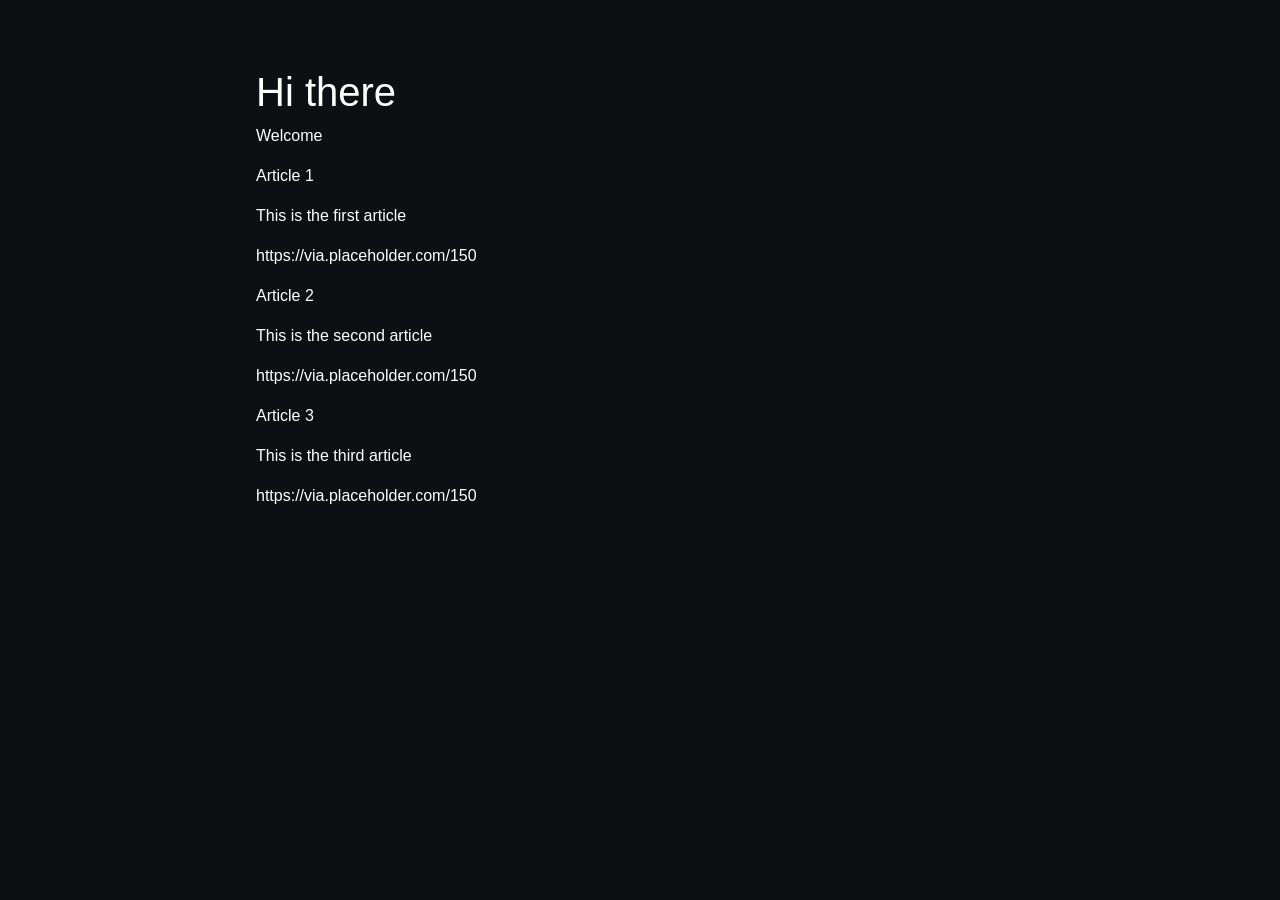
<file: index.html>
<!doctype html>
<html lang="en" data-critters-container>
<head>
  <meta charset="utf-8">
  <title>Welcome to my block</title>
  <base href="/">
  <meta name="viewport" content="width=device-width, initial-scale=1">
  <link rel="icon" type="image/x-icon" href="favicon.ico">
  <link rel="stylesheet" href="https://cdn.jsdelivr.net/npm/bootstrap@5.3.2/dist/css/bootstrap.min.css" integrity="sha384-T3c6CoIi6uLrA9TneNEoa7RxnatzjcDSCmG1MXxSR1GAsXEV/Dwwykc2MPK8M2HN" crossorigin="anonymous">
<style>@tailwind base;@tailwind components;@tailwind utilities;*{font-family:Roboto,sans-serif;margin:0;padding:0;box-sizing:border-box}body{background-color:#0e0f12;color:#fff}</style><link rel="stylesheet" href="styles.589c55cd78edf52b.css" media="print" onload="this.media='all'"><noscript><link rel="stylesheet" href="styles.589c55cd78edf52b.css"></noscript></head>
<body>
  <app-root></app-root>
<script src="runtime.c90d6ca6b5270400.js" type="module"></script><script src="polyfills.d61b64142982fce9.js" type="module"></script><script src="main.a294266a4cdaf22d.js" type="module"></script></body>
</html>
</file>
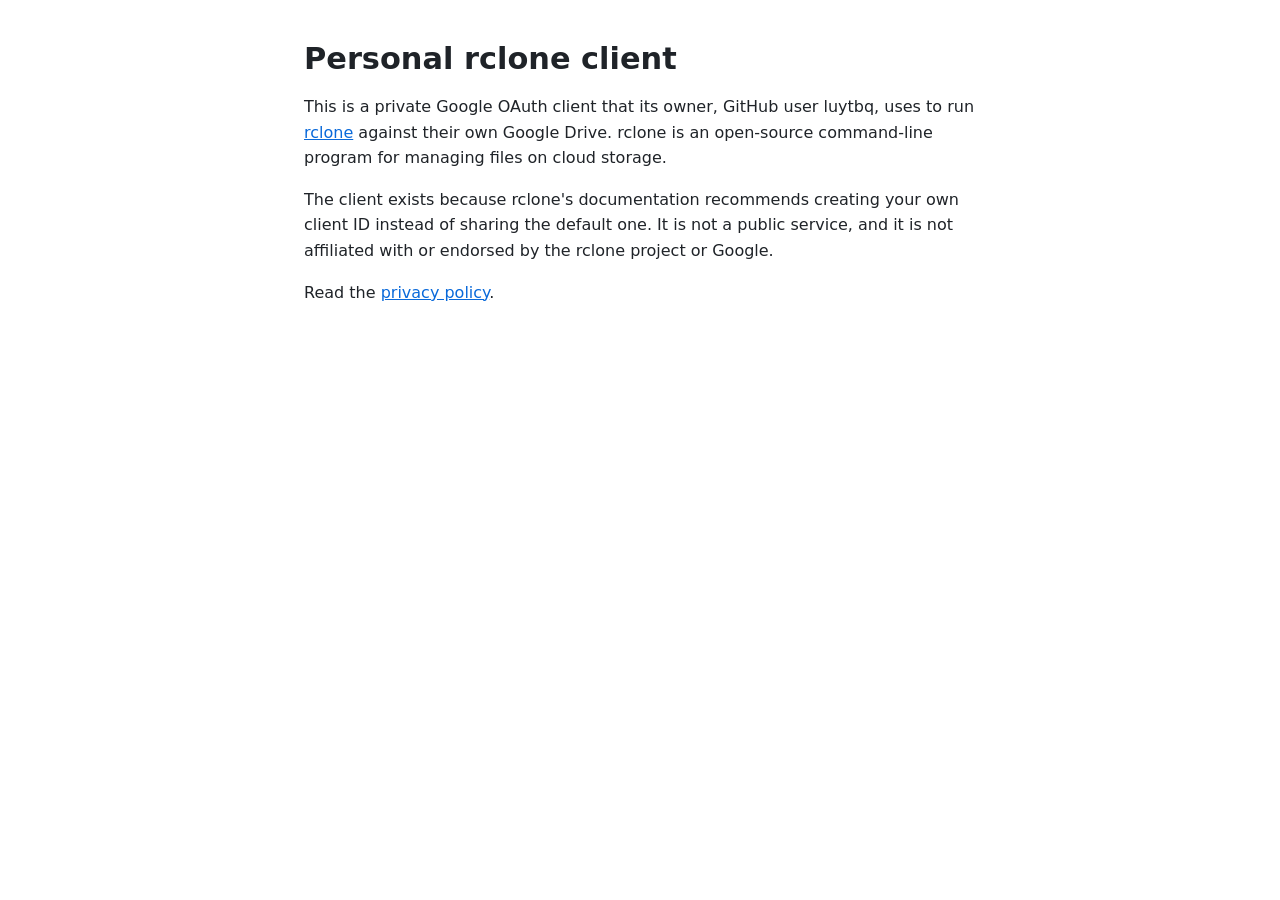
<file: rclone/index.html>
<!doctype html>
<html lang="en">
<head>
  <meta charset="utf-8">
  <meta name="viewport" content="width=device-width, initial-scale=1">
  <title>Personal rclone client</title>
  <link rel="stylesheet" href="style.css">
</head>
<body>
  <main>
    <h1>Personal rclone client</h1>
    <p>This is a private Google OAuth client that its owner, GitHub user luytbq, uses to run <a href="https://rclone.org/">rclone</a> against their own Google Drive. rclone is an open-source command-line program for managing files on cloud storage.</p>
    <p>The client exists because rclone's documentation recommends creating your own client ID instead of sharing the default one. It is not a public service, and it is not affiliated with or endorsed by the rclone project or Google.</p>
    <p>Read the <a href="privacy.html">privacy policy</a>.</p>
  </main>
</body>
</html>
</file>
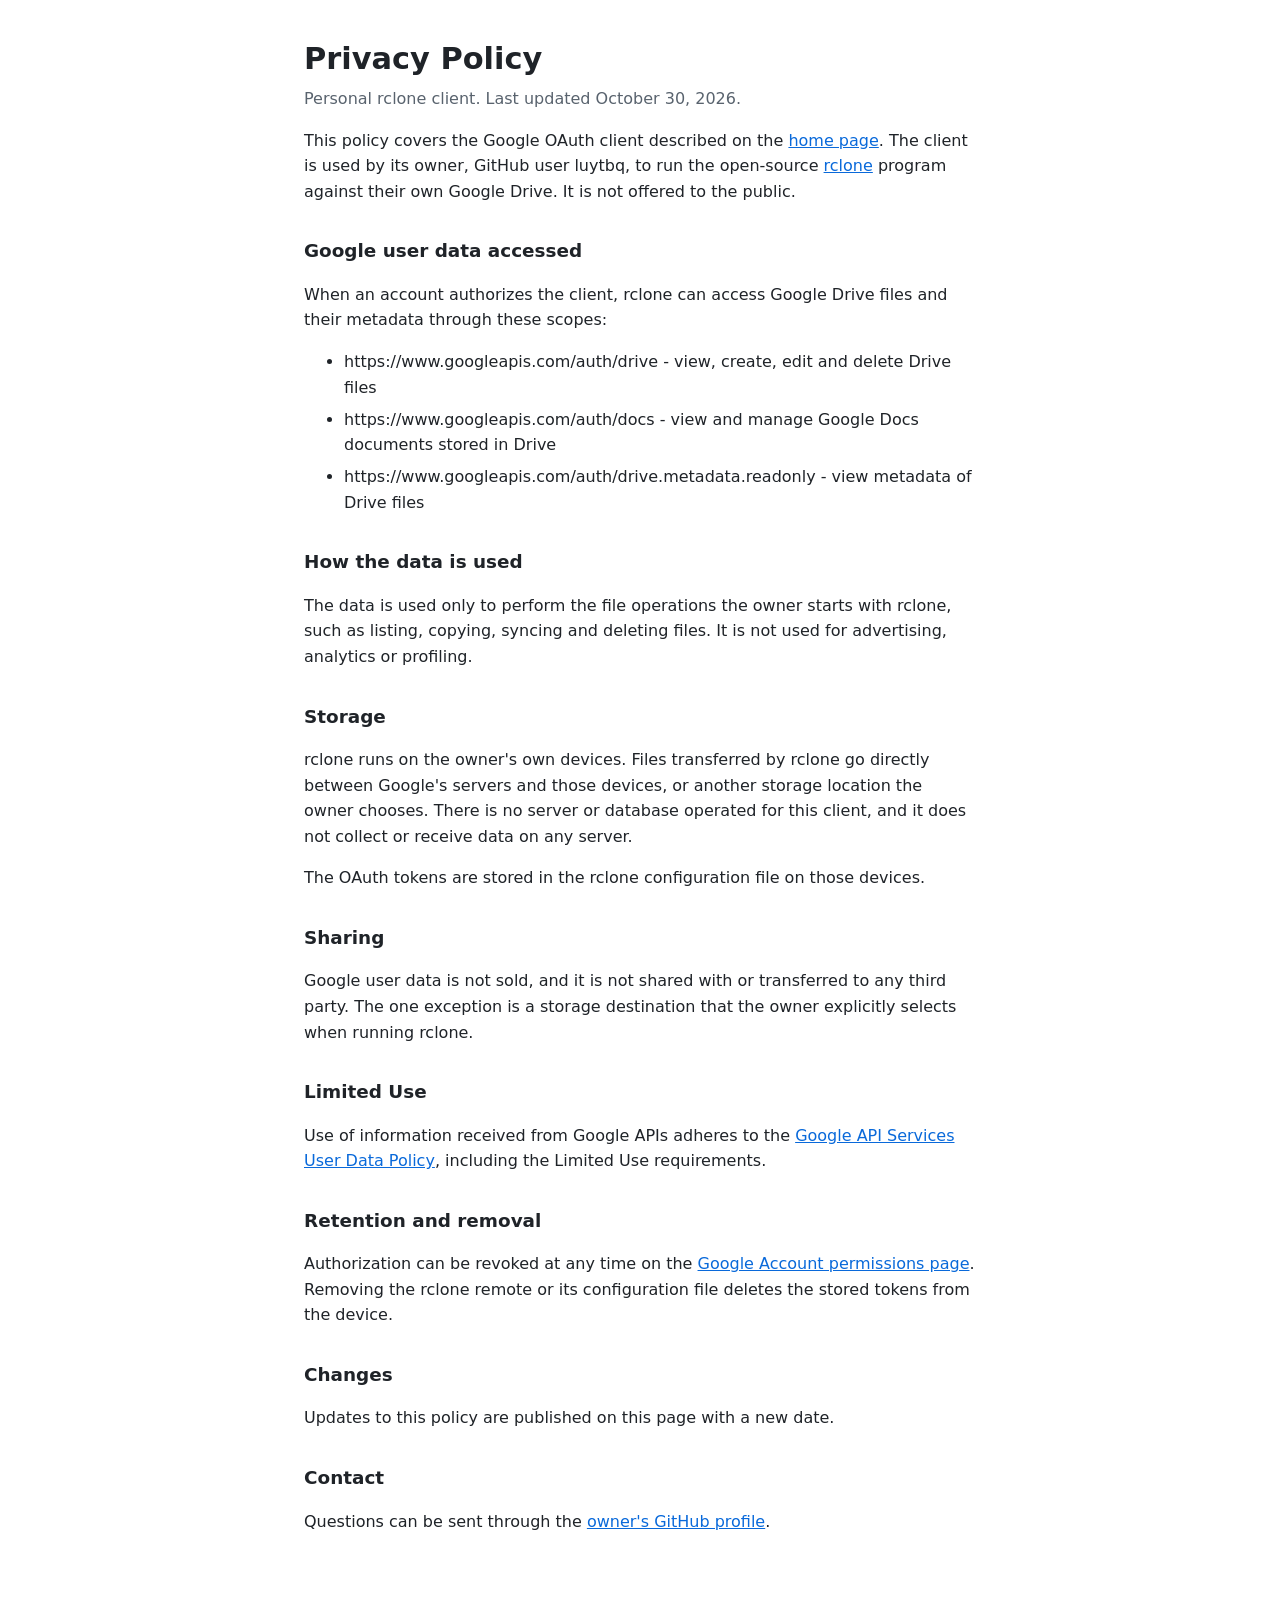
<file: rclone/privacy.html>
<!doctype html>
<html lang="en">
<head>
  <meta charset="utf-8">
  <meta name="viewport" content="width=device-width, initial-scale=1">
  <title>Privacy Policy - Personal rclone client</title>
  <link rel="stylesheet" href="style.css">
</head>
<body>
  <main>
    <h1>Privacy Policy</h1>
    <p class="meta">Personal rclone client. Last updated October 30, 2026.</p>

    <p>This policy covers the Google OAuth client described on the <a href="index.html">home page</a>. The client is used by its owner, GitHub user luytbq, to run the open-source <a href="https://rclone.org/">rclone</a> program against their own Google Drive. It is not offered to the public.</p>

    <h2>Google user data accessed</h2>
    <p>When an account authorizes the client, rclone can access Google Drive files and their metadata through these scopes:</p>
    <ul>
      <li>https://www.googleapis.com/auth/drive - view, create, edit and delete Drive files</li>
      <li>https://www.googleapis.com/auth/docs - view and manage Google Docs documents stored in Drive</li>
      <li>https://www.googleapis.com/auth/drive.metadata.readonly - view metadata of Drive files</li>
    </ul>

    <h2>How the data is used</h2>
    <p>The data is used only to perform the file operations the owner starts with rclone, such as listing, copying, syncing and deleting files. It is not used for advertising, analytics or profiling.</p>

    <h2>Storage</h2>
    <p>rclone runs on the owner's own devices. Files transferred by rclone go directly between Google's servers and those devices, or another storage location the owner chooses. There is no server or database operated for this client, and it does not collect or receive data on any server.</p>
    <p>The OAuth tokens are stored in the rclone configuration file on those devices.</p>

    <h2>Sharing</h2>
    <p>Google user data is not sold, and it is not shared with or transferred to any third party. The one exception is a storage destination that the owner explicitly selects when running rclone.</p>

    <h2>Limited Use</h2>
    <p>Use of information received from Google APIs adheres to the <a href="https://developers.google.com/terms/api-services-user-data-policy">Google API Services User Data Policy</a>, including the Limited Use requirements.</p>

    <h2>Retention and removal</h2>
    <p>Authorization can be revoked at any time on the <a href="https://myaccount.google.com/permissions">Google Account permissions page</a>. Removing the rclone remote or its configuration file deletes the stored tokens from the device.</p>

    <h2>Changes</h2>
    <p>Updates to this policy are published on this page with a new date.</p>

    <h2>Contact</h2>
    <p>Questions can be sent through the <a href="https://github.com/luytbq">owner's GitHub profile</a>.</p>
  </main>
</body>
</html>
</file>
<file: rclone/style.css>
:root {
  --bg: #ffffff;
  --fg: #1f2328;
  --muted: #59636e;
  --link: #0969da;
}

@media (prefers-color-scheme: dark) {
  :root {
    --bg: #0d1117;
    --fg: #e6edf3;
    --muted: #9198a1;
    --link: #4493f8;
  }
}

body {
  margin: 0;
  background: var(--bg);
  color: var(--fg);
  font: 16px/1.6 system-ui, -apple-system, "Segoe UI", Roboto, sans-serif;
}

main {
  max-width: 42rem;
  margin: 0 auto;
  padding: 2.5rem 1rem 4rem;
}

h1 { font-size: 1.9rem; line-height: 1.25; margin: 0 0 1rem; }
h2 { font-size: 1.15rem; margin: 2rem 0 0.5rem; }
a { color: var(--link); }
li { overflow-wrap: anywhere; margin-bottom: 0.4rem; }
.meta { color: var(--muted); margin-top: -0.5rem; }
</file>
<file: styles.589c55cd78edf52b.css>
@tailwind base;@tailwind components;@tailwind utilities;*{font-family:Roboto,sans-serif;margin:0;padding:0;box-sizing:border-box}body{background-color:#0e0f12;color:#fff}
</file>
